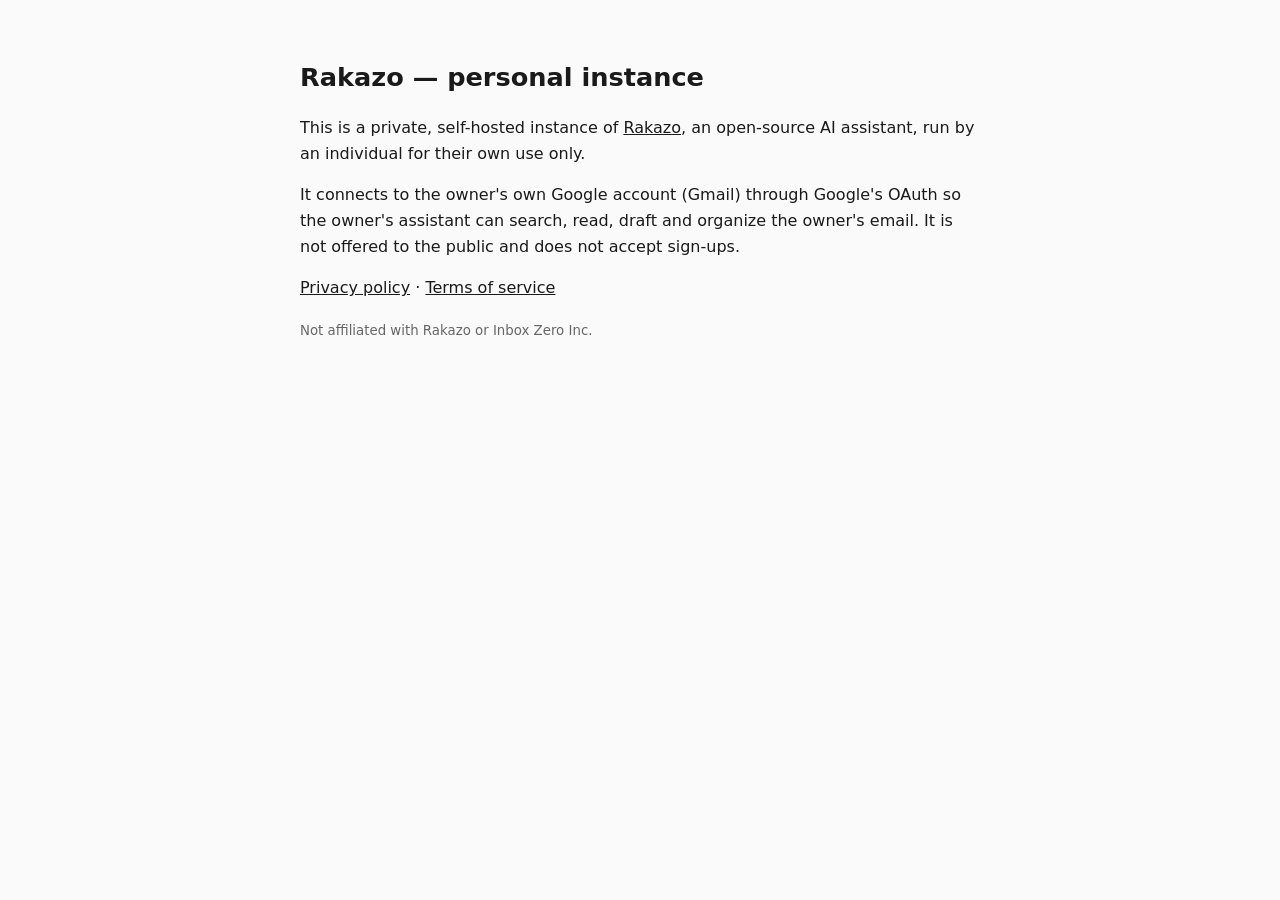
<file: index.html>
<!doctype html><html lang="en"><head><meta charset="utf-8"><meta name="viewport" content="width=device-width,initial-scale=1">
<title>Rakazo (personal instance)</title><link rel="stylesheet" href="style.css"></head><body>
<h1>Rakazo — personal instance</h1>
<p>This is a private, self-hosted instance of <a href="https://rakazo.com">Rakazo</a>, an open-source AI assistant, run by an individual for their own use only.</p>
<p>It connects to the owner's own Google account (Gmail) through Google's OAuth so the owner's assistant can search, read, draft and organize the owner's email. It is not offered to the public and does not accept sign-ups.</p>
<p><a href="privacy.html">Privacy policy</a> · <a href="terms.html">Terms of service</a></p>
<footer><small>Not affiliated with Rakazo or Inbox Zero Inc.</small></footer>
</body></html>
</file>
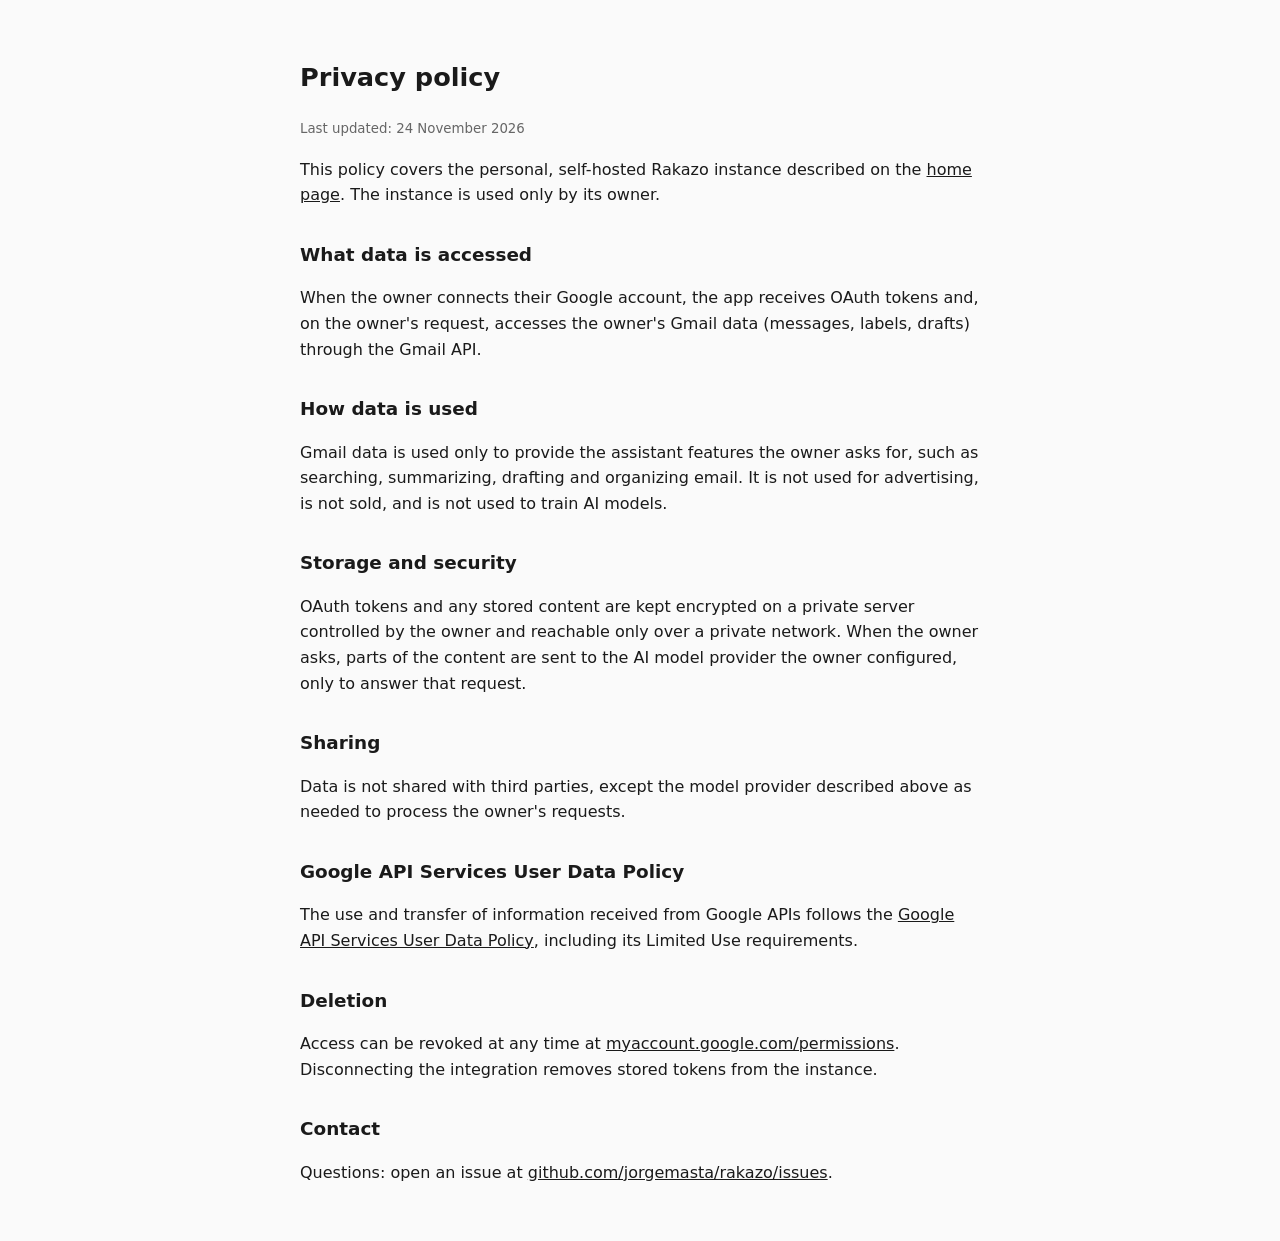
<file: privacy.html>
<!doctype html><html lang="en"><head><meta charset="utf-8"><meta name="viewport" content="width=device-width,initial-scale=1">
<title>Privacy policy</title><link rel="stylesheet" href="style.css"></head><body>
<h1>Privacy policy</h1><p><small>Last updated: 24 November 2026</small></p>
<p>This policy covers the personal, self-hosted Rakazo instance described on the <a href="index.html">home page</a>. The instance is used only by its owner.</p>
<h2>What data is accessed</h2>
<p>When the owner connects their Google account, the app receives OAuth tokens and, on the owner's request, accesses the owner's Gmail data (messages, labels, drafts) through the Gmail API.</p>
<h2>How data is used</h2>
<p>Gmail data is used only to provide the assistant features the owner asks for, such as searching, summarizing, drafting and organizing email. It is not used for advertising, is not sold, and is not used to train AI models.</p>
<h2>Storage and security</h2>
<p>OAuth tokens and any stored content are kept encrypted on a private server controlled by the owner and reachable only over a private network. When the owner asks, parts of the content are sent to the AI model provider the owner configured, only to answer that request.</p>
<h2>Sharing</h2>
<p>Data is not shared with third parties, except the model provider described above as needed to process the owner's requests.</p>
<h2>Google API Services User Data Policy</h2>
<p>The use and transfer of information received from Google APIs follows the <a href="https://developers.google.com/terms/api-services-user-data-policy">Google API Services User Data Policy</a>, including its Limited Use requirements.</p>
<h2>Deletion</h2>
<p>Access can be revoked at any time at <a href="https://myaccount.google.com/permissions">myaccount.google.com/permissions</a>. Disconnecting the integration removes stored tokens from the instance.</p>
<h2>Contact</h2>
<p>Questions: open an issue at <a href="https://github.com/jorgemasta/rakazo/issues">github.com/jorgemasta/rakazo/issues</a>.</p>
</body></html>
</file>
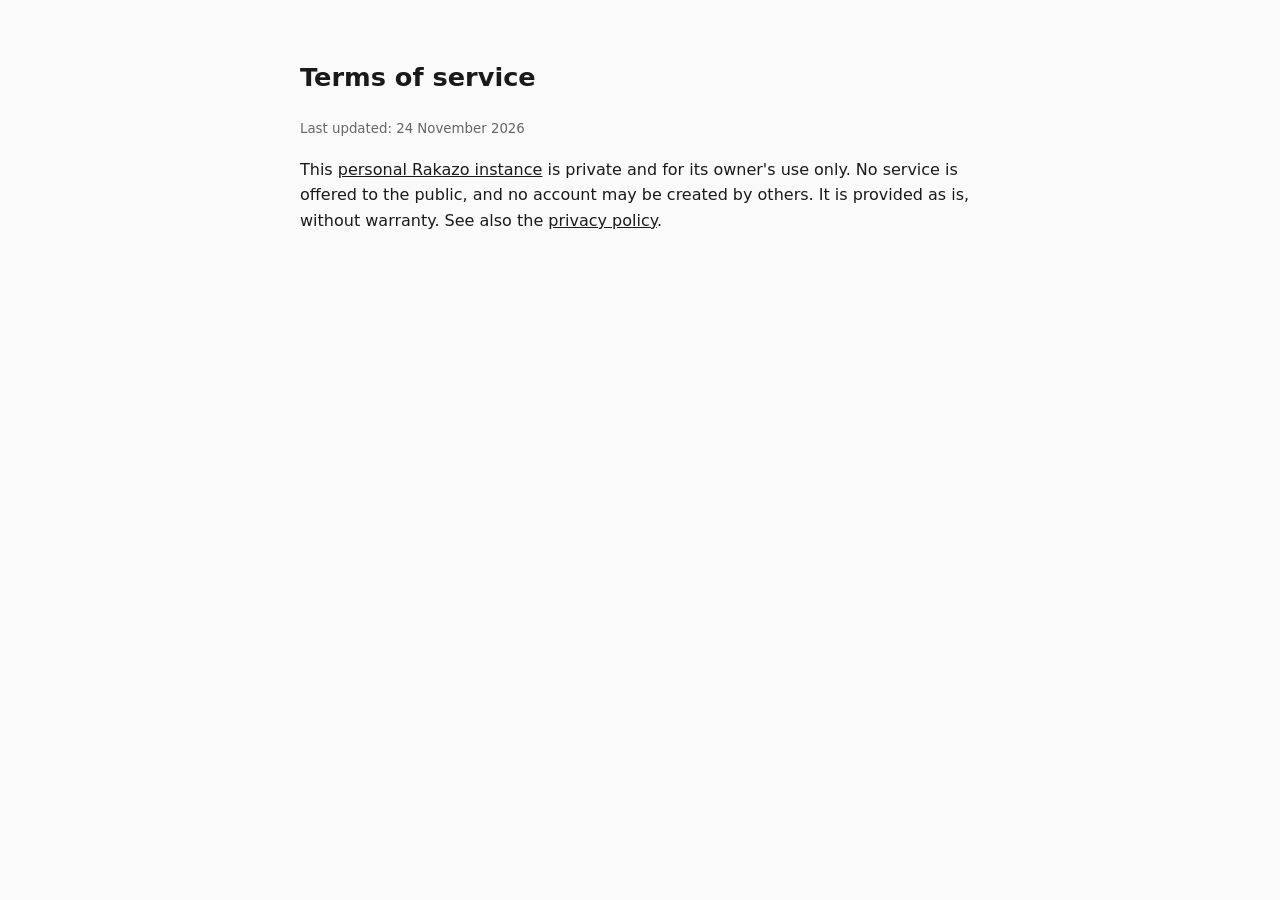
<file: terms.html>
<!doctype html><html lang="en"><head><meta charset="utf-8"><meta name="viewport" content="width=device-width,initial-scale=1">
<title>Terms of service</title><link rel="stylesheet" href="style.css"></head><body>
<h1>Terms of service</h1><p><small>Last updated: 24 November 2026</small></p>
<p>This <a href="index.html">personal Rakazo instance</a> is private and for its owner's use only. No service is offered to the public, and no account may be created by others. It is provided as is, without warranty. See also the <a href="privacy.html">privacy policy</a>.</p>
</body></html>
</file>
<file: style.css>
:root{color-scheme:light dark;--fg:#1a1a1a;--bg:#fafafa;--mut:#666}
@media (prefers-color-scheme:dark){:root{--fg:#eee;--bg:#141414;--mut:#aaa}}
body{font:16px/1.6 system-ui,-apple-system,sans-serif;color:var(--fg);background:var(--bg);max-width:680px;margin:0 auto;padding:40px 16px}
h1{font-size:1.6rem}h2{font-size:1.15rem;margin-top:2rem}small,footer{color:var(--mut)}a{color:inherit}
</file>
